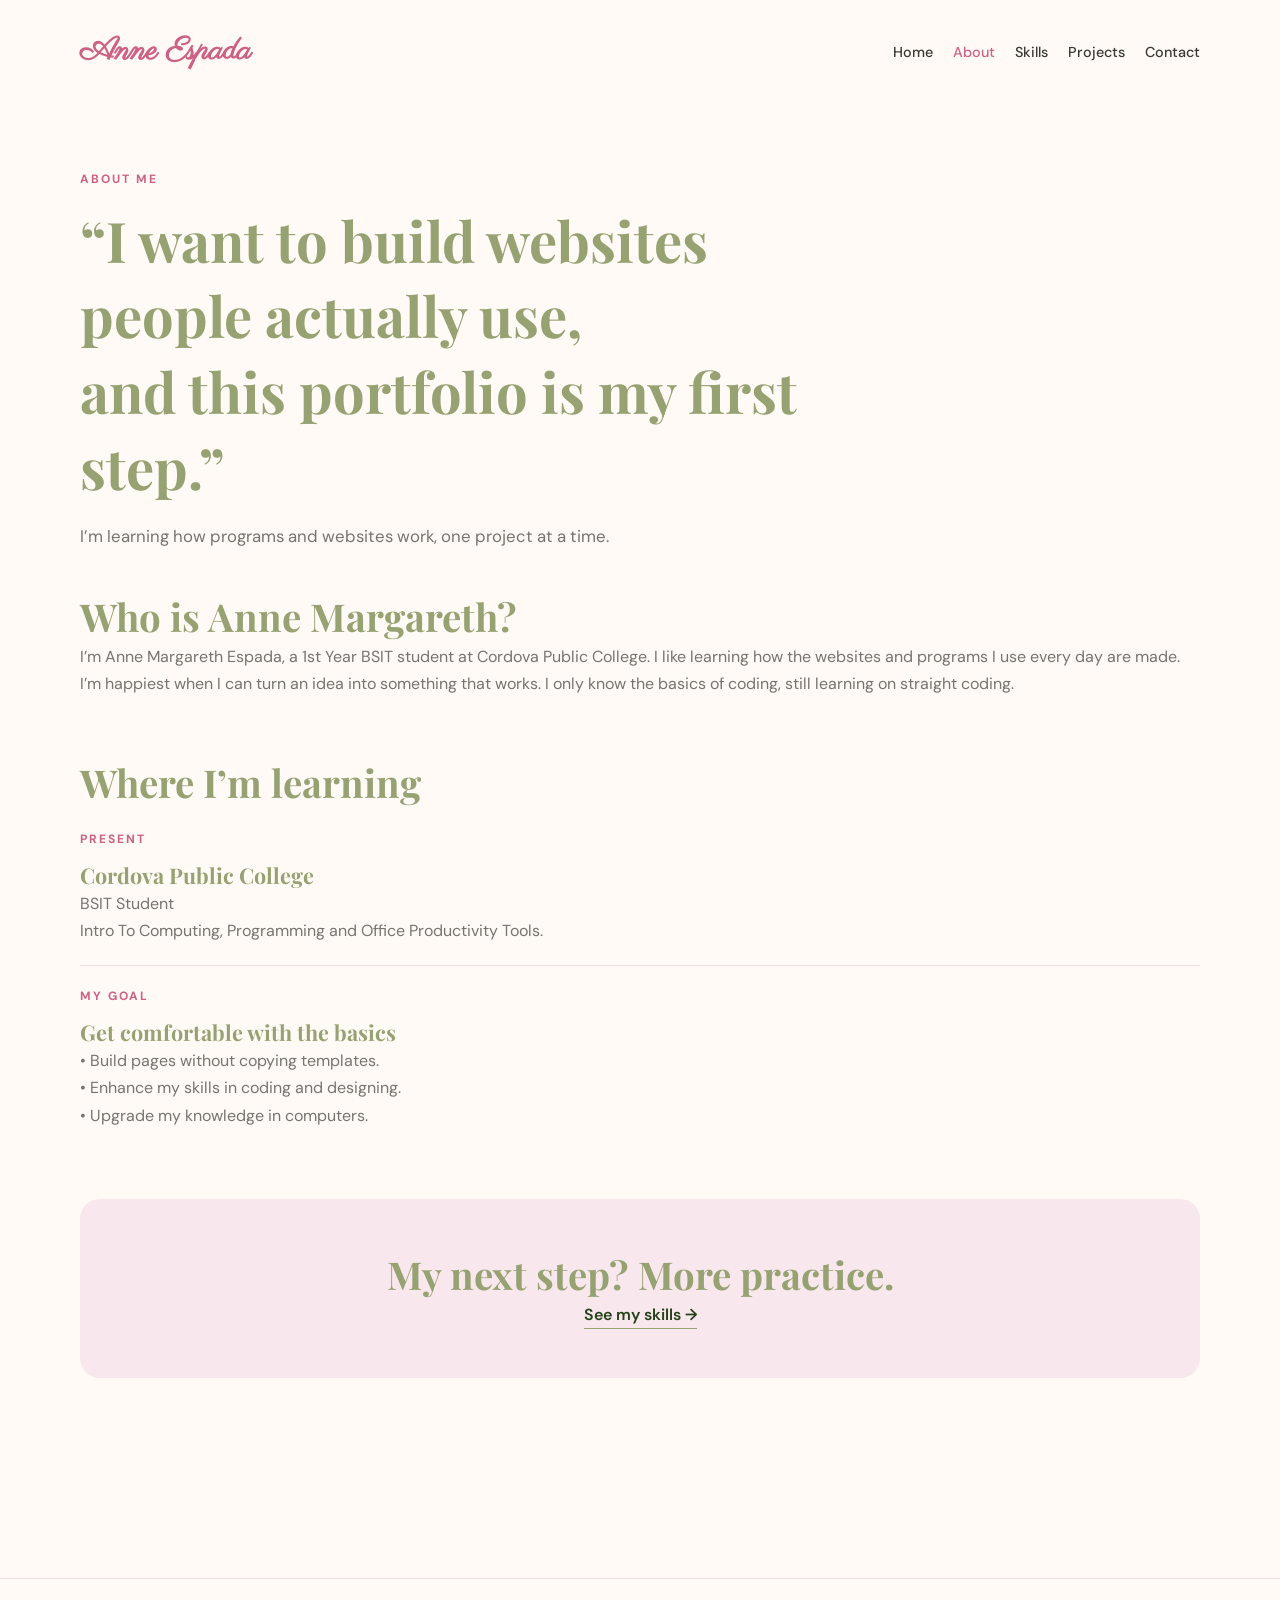
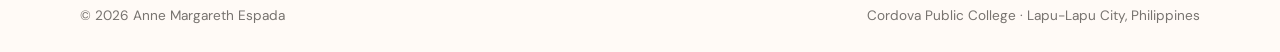
<file: about.html>
<!DOCTYPE html>
<html lang="en">
<head>
    <meta charset="UTF-8">
    <meta name="viewport" content="width=device-width, initial-scale=1.0">
    <title>About — Anne Margareth Espada | Student Portfolio</title>
    <meta name="description" content="Anne Margareth Espada’s student portfolio, with class projects, web skills, and contact details.">
    <link rel="stylesheet" href="style.css">
</head>
<body>


    <header class="site-header">
        <div class="container navbar">
            <a class="brand" href="index.html">Anne Espada<span class="muted">
            <nav class="nav-links" aria-label="Main navigation">
                <a href="index.html">Home</a>
                <a href="about.html" class="active" aria-current="page">About</a>
                <a href="skills.html">Skills</a>
                <a href="projects.html">Projects</a>
                <a href="contact.html">Contact</a>
            </nav>
        </div>
    </header>

    <main id="main" class="container" tabindex="-1">
        <header class="page-intro">
            <p class="eyebrow">About me</p>
            <h1>“I want to build websites people actually use,<br> and this portfolio is my first step.”</h1>
            <p class="lead">I’m learning how programs and websites work, one project at a time.</p>
     
       </header>

    

            <div>
                <h2>Who is Anne Margareth?</h2>
                <p>
                    I’m Anne Margareth Espada, a 1st Year BSIT student at Cordova Public College. I like learning how the websites and programs I use every day are made.
                </p>
                <p>
                    I’m happiest when I can turn an idea into something that works. I only know the basics of coding, still learning on straight coding.
                </p>
                
            </div>
        </div>

        <section class="section" aria-labelledby="education-title">
            <h2 id="education-title">Where I’m learning</h2>

            <div class="education-row">
                <p class="eyebrow">Present</p>
                <div>
                    <h3>Cordova Public College</h3>
                    <p>BSIT Student</p>
                    <p class="muted">Intro To Computing, Programming and Office Productivity Tools.</p>
                </div>
            </div>

            <div class="education-row">
                <p class="eyebrow">My goal</p>
                <div>
                    <h3>Get comfortable with the basics</h3>
                    <p class="muted">
                       • Build pages without copying templates.
                        <p class="muted">• Enhance my skills in coding and designing.</p>
                        <p class="muted">• Upgrade my knowledge in computers.</p>
                        
        <div class="closing">
            <h2>My next step? More practice.</h2>
            <a class="text-link" href="skills.html">See my skills →</a>
        </div>
    </main>

    <footer class="footer">
        <div class="container footer-inner">
            <p>© 2026 Anne Margareth Espada</p>
            <p>Cordova Public College · Lapu-Lapu City, Philippines</p>
        </div>
    </footer>
</body>
</html>
</file>
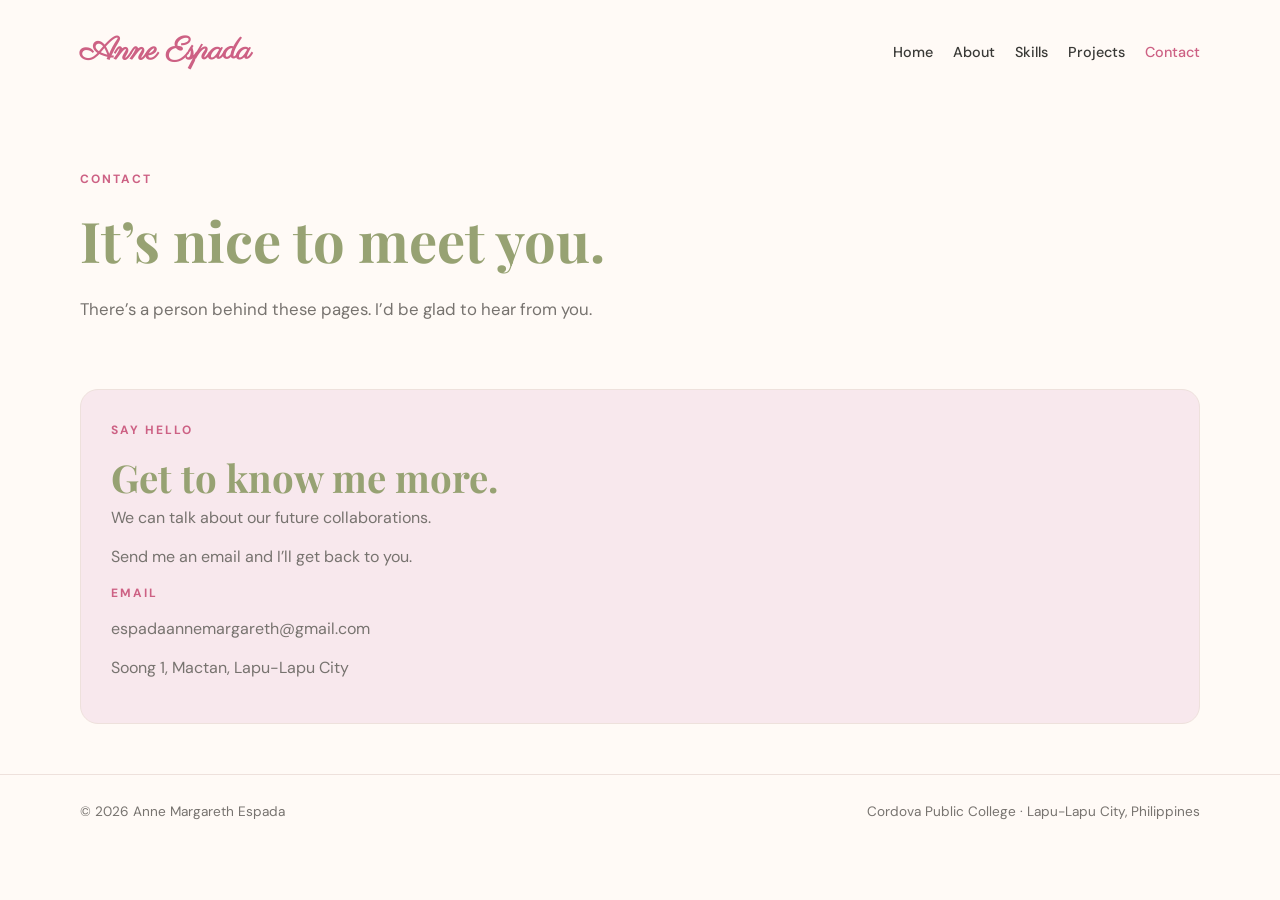
<file: contact.html>
<!DOCTYPE html>
<html lang="en">
<head>
    <meta charset="UTF-8">
    <meta name="viewport" content="width=device-width, initial-scale=1.0">
    <title>Contact — Anne Margareth Espada | Student Portfolio</title>
    <meta name="description" content="Anne Margareth Espada’s student portfolio, with class projects, web skills, and contact details.">
    <link rel="stylesheet" href="style.css">
</head>
<body>

    <header class="site-header">
        <div class="container navbar">
            <a class="brand" href="index.html">Anne Espada<span class="muted">
            <nav class="nav-links" aria-label="Main navigation">
                <a href="index.html">Home</a>
                <a href="about.html">About</a>
                <a href="skills.html">Skills</a>
                <a href="projects.html">Projects</a>
                <a href="contact.html" class="active" aria-current="page">Contact</a>
            </nav>
        </div>
    </header>

    <main id="main" class="container" tabindex="-1">
        <header class="page-intro">
            <p class="eyebrow">Contact</p>
            <h1>It’s nice to meet you.</h1>
            <p class="lead">There’s a person behind these pages. I’d be glad to hear from you.</p>
        </header>

        <section class="contact-section" aria-label="Contact details">
            <div>
                <p class="eyebrow">Say hello</p>
                <h2>Get to know me more.</h2>
                <p class="muted">
                    We can talk about our future collaborations.
                </p>
                <p class="muted">Send me an email and I’ll get back to you.</p>
            </div>

            <div class="contact-card">
                <p class="eyebrow">Email</p>
                <p>
                    <a class="email-link" href="mailto:espadaannemargareth@gmail.com">
                        espadaannemargareth@gmail.com
                        </a>

            
                <p class="muted">Soong 1, Mactan, Lapu-Lapu City</p>
            </div>
        </section>
    </main>

    <footer class="footer">
        <div class="container footer-inner">
            <p>© 2026 Anne Margareth Espada</p>
            <p>Cordova Public College · Lapu-Lapu City, Philippines</p>
        </div>
    </footer>
</body>
</html>
</file>
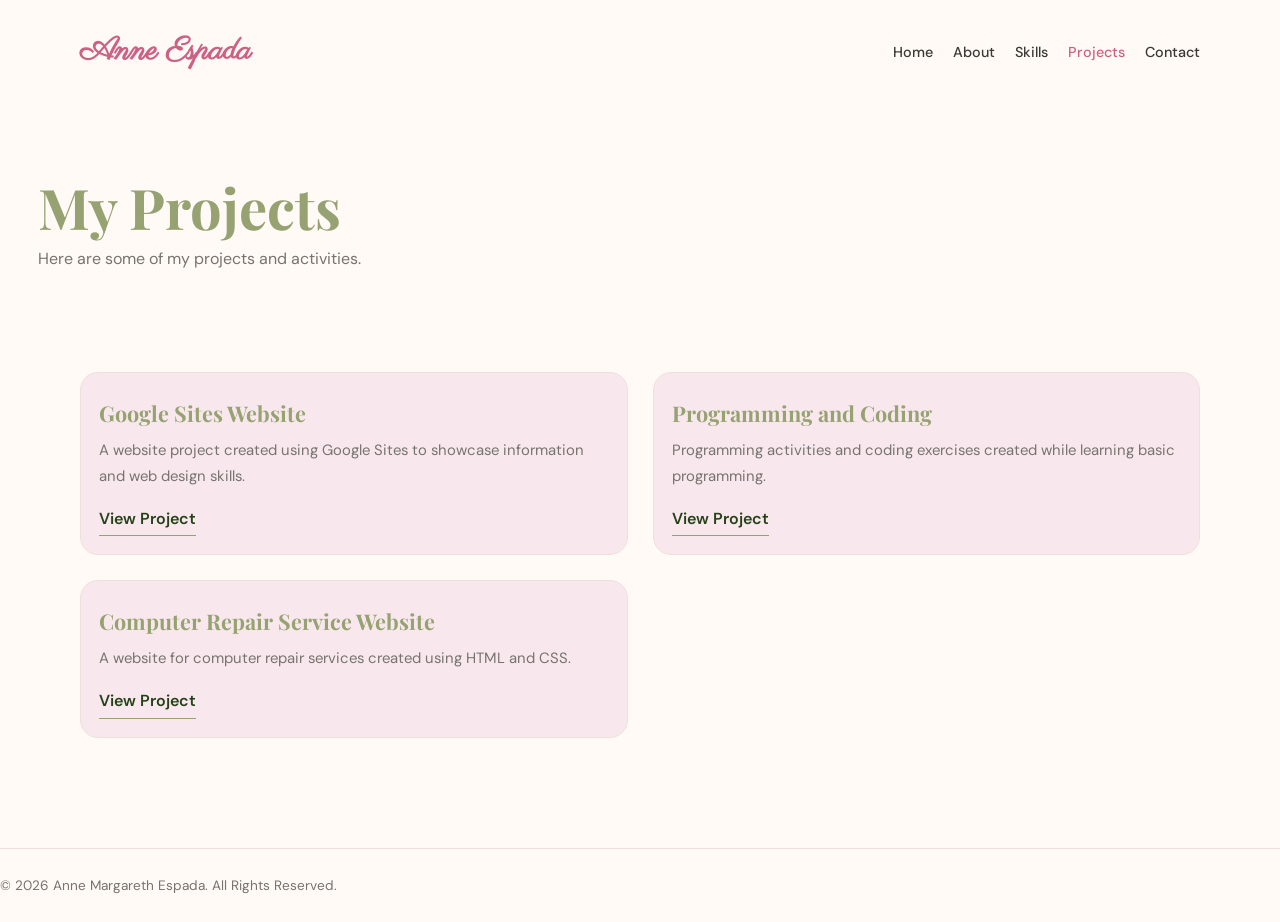
<file: projects.html>
<!DOCTYPE html>
<html lang="en">
<head>
    <link rel="stylesheet" href="style.css">
    <meta charset="UTF-8">
    <meta name="viewport" content="width=device-width, initial-scale=1.0">
    <title>My Projects</title>
</head>

<body>
    <a class="skip-link" href="#main">Skip to content</a>

    <header class="site-header">
        <div class="container navbar">
            <a class="brand" href="index.html">Anne Espada<span class="muted">
            <nav class="nav-links" aria-label="Main navigation">
                <a href="index.html">Home</a>
                <a href="about.html">About</a>
                <a href="skills.html">Skills</a>
                <a href="projects.html" class="active" aria-current="page">Projects</a>
                <a href="contact.html">Contact</a>
            </nav>
        </div>
    </header>

    <main id="main" tabindex="-1">
    <section class="page-intro">
        <div class="container">
            <h1>My Projects</h1>
            <p>Here are some of my projects and activities.</p>
        </div>
    </section>

    <section class="section">
        <div class="container">

            <div class="project-grid">

            
                <div class="project-card">

        

                    <h3>Google Sites Website</h3>

                    <p>
                        A website project created using Google Sites
                        to showcase information and web design skills.
                    </p>

                    <a
                        href="https://sites.google.com/view/mywebbasedportfolio1/home"
                        target="_blank"
                        rel="noopener noreferrer"
                        class="project-link"
                    >
                        View Project
                    </a>

                </div>


                
                <div class="project-card">

                

                    <h3>Programming and Coding</h3>

                    <p>
                        Programming activities and coding exercises
                        created while learning basic programming.
                    </p>

                    <a
                        href="https://1drv.ms/w/c/33af37bbd801e264/IQDDx3bvTrkrSqKt70nLLRcWARjsF0KBUPGyrroUXZYBd6s?e=RFR646"
                        target="_blank"
                        rel="noopener noreferrer"
                        class="project-link"
                    >
                        View Project
                    </a>

                </div>


                
                <div class="project-card">

                    <h3>Computer Repair Service Website</h3>

                    <p>
                        A website for computer repair services
                        created using HTML and CSS.
                    </p>

                    <a
                        href="https://onecompiler.com/html/4553rvnz3"
                        target="_blank"
                        rel="noopener noreferrer"
                        class="project-link"
                    >
                        View Project
                    </a>

                </div>

            </div>
        </div>
    </section>
    </main>

    <footer class="footer">
        <p>© 2026 Anne Margareth Espada. All Rights Reserved.</p>
    </footer>

</body>
</html>
</file>
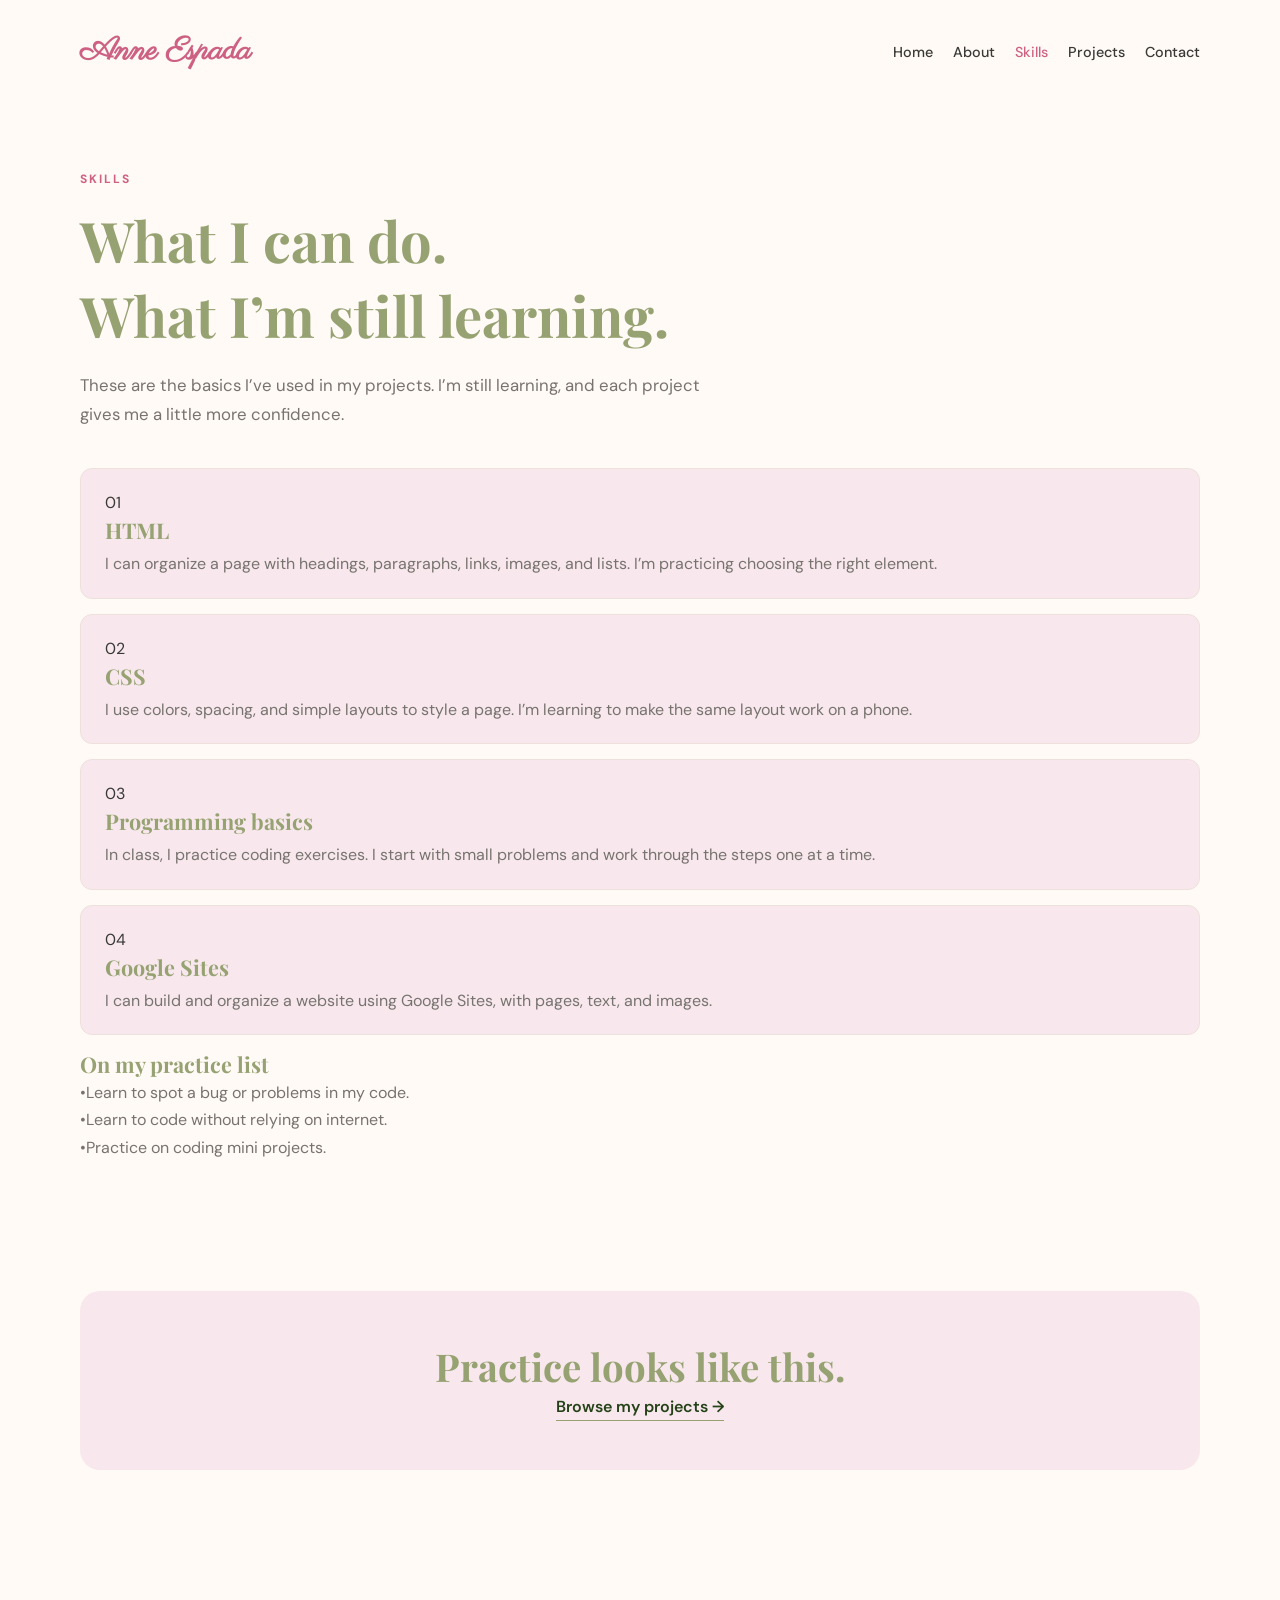
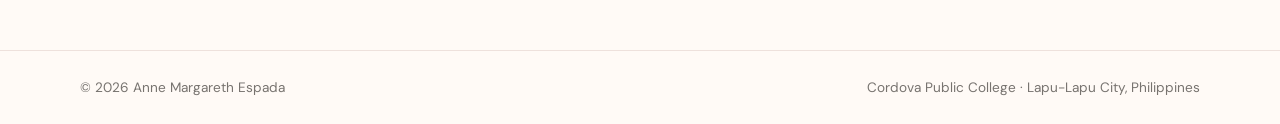
<file: skills.html>
<!DOCTYPE html>
<html lang="en">
<head>
    <meta charset="UTF-8">
    <meta name="viewport" content="width=device-width, initial-scale=1.0">
    <title>Skills — Anne Margareth Espada | Student Portfolio</title>
    <meta name="description" content="Anne Margareth Espada’s student portfolio, with class projects, web skills, and contact details.">
    <link rel="stylesheet" href="style.css">
</head>
<body>


    <header class="site-header">
        <div class="container navbar">
            <a class="brand" href="index.html">Anne Espada<span class="muted">
            <nav class="nav-links" aria-label="Main navigation">
                <a href="index.html">Home</a>
                <a href="about.html">About</a>
                <a href="skills.html" class="active" aria-current="page">Skills</a>
                <a href="projects.html">Projects</a>
                <a href="contact.html">Contact</a>
            </nav>
        </div>
    </header>

    <main id="main" class="container" tabindex="-1">
        <header class="page-intro">
            <p class="eyebrow">Skills</p>
            <h1>What I can do.<br>What I’m still learning.</h1>
            <p class="lead">
                These are the basics I’ve used in my projects. I’m still learning, and each project gives me a little more confidence.
            </p>
        </header>

        <div class="skills-list">
            <article class="skill-row">
                <span class=""="skill-number">01</span>
                <h3>HTML</h3>
                <p class="muted">
                    I can organize a page with headings, paragraphs, links, images, and lists. I’m practicing choosing the right element.
                </p>
            </article>

            <article class="skill-row">
                <span class="skill-number">02</span>
                <h3>CSS</h3>
                <p class="muted">
                    I use colors, spacing, and simple layouts to style a page. I’m learning to make the same layout work on a phone.
                </p>
            </article>

            <article class="skill-row">
                <span class="skill-number">03</span>
                <h3>Programming basics</h3>
                <p class="muted">
                    In class, I practice coding exercises. I start with small problems and work through the steps one at a time.
                </p>
            </article>

            <article class="skill-row">
                <span class="skill-number">04</span>
                <h3>Google Sites</h3>
                <p class="muted">
                    I can build and organize a website using Google Sites, with pages, text, and images.
                </p>
            </article>
        </div>

        <aside class="note">
            <h3>On my practice list</h3>
            <p>
            •Learn to spot a bug or problems in my code.</p>
            <p>•Learn to code without relying on internet. </p>
       <p>•Practice on coding mini projects.</p>
        </aside>

        <section class="section">
            <div class="closing">
                <h2>Practice looks like this.</h2>
                <a class="text-link" href="projects.html">Browse my projects →</a>
            </div>
        </section>
    </main>

    <footer class="footer">
        <div class="container footer-inner">
            <p>© 2026 Anne Margareth Espada</p>
            <p>Cordova Public College · Lapu-Lapu City, Philippines</p>
        </div>
    </footer>
</body>
</html>
</file>
<file: style.css>
/* GOOGLE FONTS */
@import url('https://fonts.googleapis.com/css2?family=DM+Sans:wght@400;500;600;700&family=Playfair+Display:wght@400;500;600;700&family=Parisienne&display=swap');



   /*COLOR PALETTE*/


:root {
    --pink: #cd6184;
    --soft-pink: #f8e8ed;
    --olive: #97a273;
    --green: #254117;
    --cream: #fffaf6;
    --white: #ffffff;
    --text: #393936;
    --muted: #77736f;
    --border: #eee1dc;
}



  /*GENERAL STYLES*/


* {
    margin: 0;
    padding: 0;
    box-sizing: border-box;
}

html {
    scroll-behavior: smooth;
}

body {
    font-family: 'DM Sans', sans-serif;
    background-color: var(--cream);
    color: var(--text);
    line-height: 1.7;
}

img {
    max-width: 100%;
}

a {
    text-decoration: none;
    color: inherit;
}

.container {
    width: 90%;
    max-width: 1120px;
    margin: 0 auto;
}



   /*NAVIGATION*/


.site-header {
    padding: 25px 0;
}

.navbar {
    display: flex;
    align-items: center;
    justify-content: space-between;
    gap: 24px;
}

.nav-links {
    display: flex;
    align-items: center;
    gap: 20px;
}

.nav-links a {
    color: var(--text);
    font-size: 0.9rem;
    font-weight: 500;
    transition: color 0.3s;
}

.nav-links a:hover,
.nav-links a.active {
    color: var(--pink);
}

.brand {
    font-family: 'Parisienne', cursive;
    font-size: 2rem;
    color: var(--pink);
    font-weight: 600;
}




   /* HEADINGS AND TEXT*/


h1, h2, h3 {
    font-family: 'Playfair Display', sans-serif;
    color: var(--olive);
    line-height: 1.35;
}

h1 {
    font-size: clamp(2.5rem, 5vw, 4rem);
}

h2 {
    font-size: clamp(1.8rem, 3vw, 2.5rem);
}

h3 {
    font-size: 1.35rem;
}

p {
    color: var(--muted);
}

.muted {
    color: var(--muted);
}

.eyebrow {
    color: var(--pink);
    font-size: 0.75rem;
    font-weight: 700;
    letter-spacing: 2px;
    text-transform: uppercase;
    margin-bottom: 12px;
}

.lead {
    font-size: 1.05rem;
    max-width: 620px;
    margin-top: 18px;
}



   /* BUTTONS AND LINKS*/


.actions {
    display: flex;
    align-items: center;
    flex-wrap: wrap;
    gap: 15px;
    margin-top: 28px;
}

.button {
    display: inline-block;
    background: var(--pink);
    color: var(--white);
    padding: 12px 24px;
    border-radius: 30px;
    font-size: 0.9rem;
    font-weight: 600;
    transition: 0.3s;
}

.button:hover {
    background: var(--green);
    transform: translateY(-3px);
}

.text-link {
    color: var(--green);
    font-weight: 600;
    border-bottom: 1px solid var(--olive);
    padding-bottom: 3px;
}

.project-link {
    display: inline-block;
    margin-top: 16px;
    color: var(--green);
    font-weight: 600;
    border-bottom: 1px solid var(--olive);
    padding-bottom: 3px;
}

.skip-link {
    position: absolute;
    top: -100px;
    left: 16px;
    z-index: 10;
    padding: 10px 16px;
    background: var(--white);
    color: var(--green);
}

.skip-link:focus {
    top: 16px;
}



   /* HOME PAGE*/




.portrait {
    background: var(--soft-pink);
    padding: 20px;
    border-radius: 180x 180px 25px 25px;
    text-align: center;
    max-width: 340px;
    width: 100%;
    margin: auto;
}

.avatar {
    background: var(--olive);
    color: var(--white);
    height: 280px;
    border-radius: 160px 160px 15px 15px;
    display: flex;
    align-items: center;
    justify-content: center;
    font-family: 'Playfair Display', serif;
    font-size: 40px
}

.semester-strip {
    display: flex;
    justify-content: space-between;
    flex-wrap: wrap;
    gap: 20px;
    background: var(--soft-pink);
    padding: 25px 30px;
    border-radius: 15px;
    margin-bottom: 70px;
}


.profile-photo {
    width: 220px;
    height: 260px;
    object-fit: cover;
    object-position: center;
    display: block;
    margin: 35px auto;

    border-radius: 48% 48% 18px 18px;
    border: 6px solid #fff8f2;
    outline: 2px solid #cd6184;

    box-shadow:
        12px 12px 0 #e9b5c5,
        0 15px 35px rgba(205, 97, 132, 0.20);

    transition: all 0.4s ease;
}

/* HOVER EFFECT */
.profile-photo:hover {
    transform: translateY(-10px) rotate(5deg);
    box-shadow:
        20px 16px 0 #97a273,
        0 20px 40px rgba(205, 97, 132, 0.25);
}




/*general section*/

.section {
    padding: 60px 0;
}

.section-heading {
    margin-bottom: 30px;
}

.section-heading h2 {
    margin-top: 5px;
}

.feature {
    background: var(--white);
    border: 1px solid var(--border);
    border-radius: 18px;
    padding: 30px;
    margin-top: 25px;
}

.closing {
    background: var(--soft-pink);
    border-radius: 20px;
    padding: 50px 30px;
    text-align: center;
    margin: 70px 0;
}

.closing p {
    max-width: 600px;
    margin: 15px auto;
}




   /*INNER PAGE INTRO*/

.page-intro {
    padding: 65px 0 40px;
    max-width: 750px;
}

.page-intro h1 {
    font-size: clamp(2.3rem, 5vw, 3.5rem);
}



   /*ABOUT PAGE*/


.about-grid {
    display: grid;
    grid-template-columns: 1fr 1fr;
    gap: 30px;
    align-items: start;
}

.education-row {
    padding: 20px 0;
    border-bottom: 1px solid var(--border);
}

.education-row:last-child {
    border-bottom: none;
}



   /*SKILLS PAGE*/


.skill-row {
    background: var(--soft-pink);
    padding: 20px 24px;
    border-radius: 12px;
    margin-bottom: 15px;
    border: 1px solid var(--border);
}

.skill-row h3 {
    margin-bottom: 5px;
}



   /*PROJECTS PAGE*/


.project-grid {
    display: grid;
    grid-template-columns: repeat(2, 1fr);
    gap: 25px;
}

.project-card {
    background: var(--soft-pink);
    border: 1px solid var(--border);
    border-radius: 18px;
    padding: 18px;
    transition: transform 0.3s, box-shadow 0.3s;
}

.project-card:hover {
    transform: translateY(-9px);
  box-shadow: 0 0 15px 2px rgba(48, 41, 44, 0.678);
}



.project-card h3 {
    margin: 8px 0 10px;
}

.project-card p:not(.eyebrow) {
    font-size: 0.93rem;
    line-height: 1.7;
}



   /*CONTACT PAGE*/


.contact-section {
    background: var(--soft-pink);
    border: 1px solid var(--border);
    border-radius: 18px;
    padding: 30px;
    margin: 25px 0;
}

.contact-section p {
    margin-bottom: 12px;

}



   /*FOOTER*/


.footer {
    border-top: 1px solid var(--border);
    padding: 25px 0;
    margin-top: 50px;
}

.footer-inner {
    display: flex;
    justify-content: space-between;
    align-items: center;
    flex-wrap: wrap;
    gap: 10px;
}

.footer p {
    font-size: 0.85rem;
}




   /*MOBILE RESPONSIVE*/


@media (max-width: 600px) {

    .container {
        width: 90%;
    }

    .site-header {
        padding: 18px 0;
    }

    .navbar {
        flex-direction: column;
        gap: 12px;
    }

    .nav-links {
        justify-content: center;
        flex-wrap: wrap;
        gap: 12px 18px;
    }

    .nav-links a {
        font-size: 0.8rem;
    }

    .hero {
        padding-top: 40px;
        padding-bottom: 45px;
    }

    .avatar {
        height: 230px;
    }

    .portrait {
        max-width: 280px;
    }

    .semester-strip {
        padding: 20px;
    }

    .section {
        padding: 40px 0;
    }

    .project-grid {
        grid-template-columns: 1fr;
    }

    .project-image {
        height: 0px;
    }

    .closing {
        padding: 35px 20px;
        margin: 45px 0;
    }

    .footer-inner {
        flex-direction: column;
        text-align: center;
    }

}
</file>
